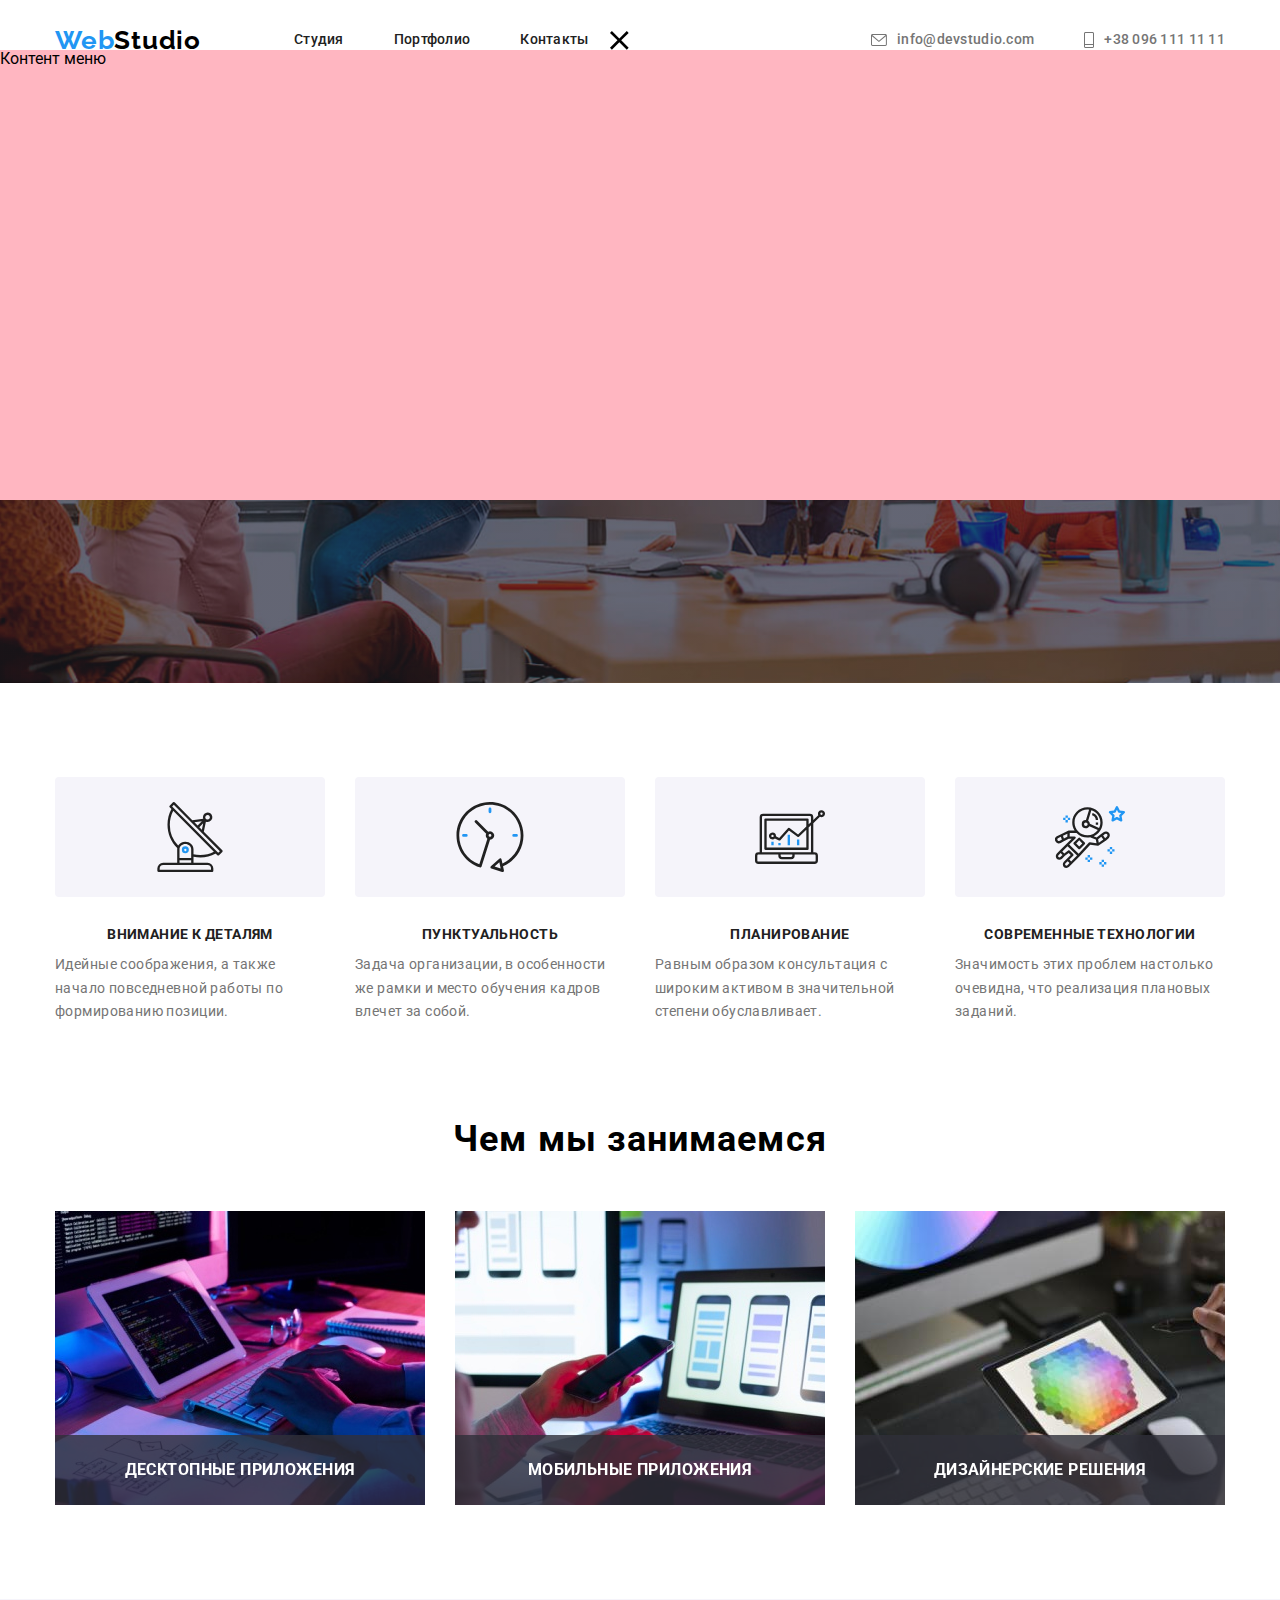
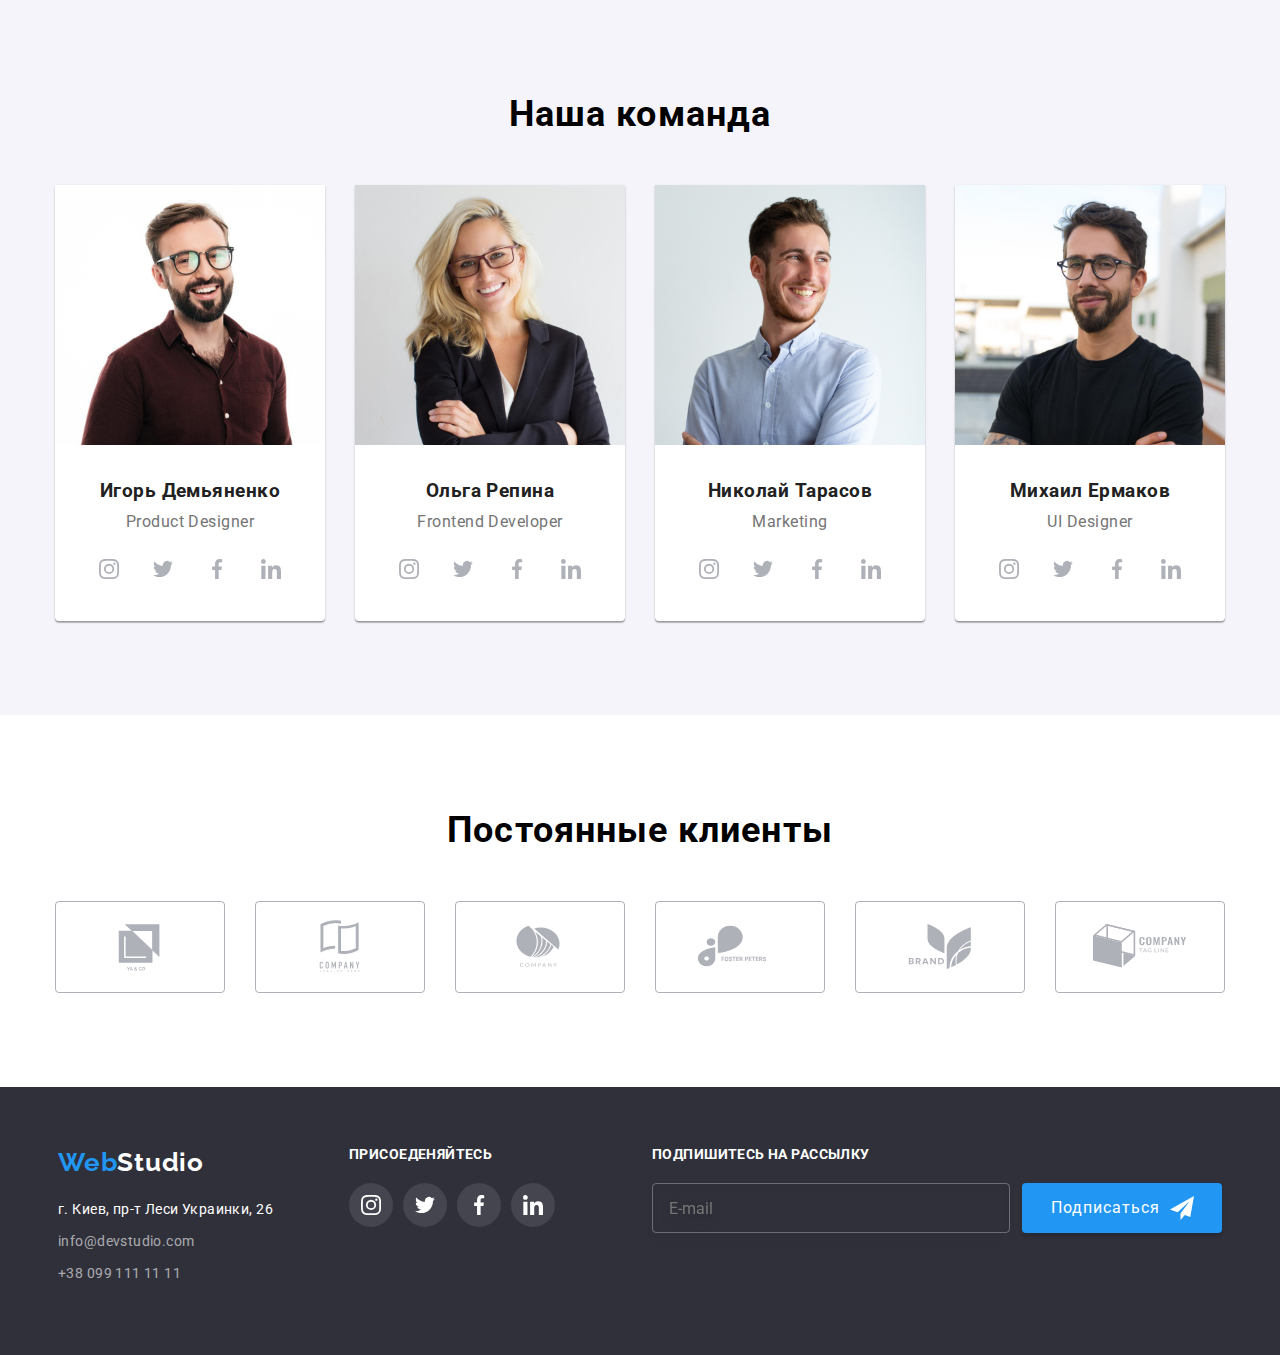
<file: index.html>
<!DOCTYPE html>
<html lang="en">

<head>
    <meta charset="UTF-8">
    <meta http-equiv="X-UA-Compatible" content="IE=edge">
    <meta name="viewport" content="width=device-width, initial-scale=1.0">
    <title>WebStudio</title>
    <link rel="stylesheet" href="./css/main.min.css">
    <link href="https://fonts.googleapis.com/css2?family=Raleway:wght@700&family=Roboto:wght@400;500;700;900&display=swap"
        rel="stylesheet">
    <!--<link rel="stylesheet" href="./css/styles.css">-->
</head>

<body class="modal-open">
    <!--Навигация по сайту-->
    <header class="header">
        <div class="header-container container">
        <nav class="site-nav" >
            <a href="./index.html" class="logo"><span class="logo-blue">Web</span><span class="logo-black">Studio</span></a>
            <ul class="site-nav site-nav__list" >
                <li class="site-nav__item"> <a href="./index.html" class="site-nav__link site-nav__link--current" >Студия</a></li>
                <li class="site-nav__item"> <a href="./portfolio.html" class="site-nav__link" >Портфолио</a></li>
                <li class="site-nav__item"> <a href="#" class="site-nav__link" >Контакты</a></li>
            </ul>
            <button type="button" class="button-mobile is-open"
             data-menu-button>
             <svg
            width="40"
            height="40"
            aria-expanded="true"
            aria-controls="menu-container"
            aria-label="Переключатель мобильного меню">
                <use class="button-mobile__close" href="./images/icons.svg#close_40px"></use>
                <use class="button-mobile__menu" href="./images/icons.svg#menu_24px"></use>
            </svg>
            </button>
        </nav>
        <div class="menu-container is-open" id="menu-container" data-menu>
            Контент меню
        </div>
        <ul class="nav list">
            <li class="nav__item"><a  href="mailto:info@devstudio.com" class="nav__contact "><svg width="10" height="16" class="nav__icon">
                <use href="./images/icons.svg#envelope"></use>
            </svg> info@devstudio.com</a></li>
            <li class="nav__item"><a class="nav__contact " href="tel:+380961111111"><svg  width="16" height="12" class="nav__icon nav__icon--size">
                <use href="./images/icons.svg#phone"></use>
            </svg>+38 096 111 11 11</a></li>
        </ul>
        
        </div>
    </header>
    <main>
        <!--Герой-->
        <section class="hero">
            <h1 class="hero__text">Эффективные решения<br/> для вашего бизнеса</h1>
            <button type="button" class="hero__button" data-modal-open >Заказать услугу</button>
        </section>

        <section class="section">
            <div class="container">
            <!--заголовок который будет скрыт <h2> Наши ценности </h2>-->
            <ul class="list values">
                <li class="values__item">
                    <div class="values__icon">
                        <svg  width="70px" height="70px">
                            <use href="./images/icons.svg#antenna">
                            </use>
                        </svg>
                    </div>
                    <h3 class="values__heading">Внимание к деталям</h3>
                    <p class="values__text">Идейные соображения, а также начало повседневной работы по формированию позиции.</p>
                </li>
                <li class="values__item">
                    <div class="values__icon">
                        <svg  width="70" height="70">
                            <use href="./images/icons.svg#clock" ></use>
                        </svg>
                    </div>
                    <h3 class="values__heading">Пунктуальность</h3>
                    <p class="values__text">Задача организации, в особенности же рамки и место обучения кадров влечет за собой.</p>
                </li>
                <li class="values__item">
                    <div class="values__icon">
                        <svg  width="70" height="70">
                            <use href="./images/icons.svg#diagram" ></use>
                        </svg>
                    </div>
                    <h3 class="values__heading">Планирование</h3>
                    <p class="values__text">Равным образом консультация с широким активом в значительной степени обуславливает.</p>
                </li>
                <li class="values__item">
                    <div class="values__icon">
                        <svg  width="70" height="70">
                            <use href="./images/icons.svg#astronaut"></use>
                        </svg>
                    </div>
                    <h3 class="values__heading">Современные технологии </h3>
                    <p class="values__text">Значимость этих проблем настолько очевидна, что реализация плановых заданий.</p>
                </li>
            </ul>
            </div>
        </section>
        <!--Чем мы занимаемся-->
        <section class="inform">
            <div class="container">
            <h2 class="title">Чем мы занимаемся</h2>
            <ul class="list inform__list">
                <li class="inform__item"> 
                    <div class="inform__link"> <a href="#"><img src="./images/box1.jpg" width="370" alt="Структура проекта">
                    <div class="inform__title"><h3>Десктопные приложения</h3></div></a></div>
                </li>
                <li class="inform__item"> 
                    <div class="inform__link"> <a href="#"><img src="./images/box2.jpg" width="370" alt="Оптимизация">
                    <div class="inform__title"><h3>Мобильные приложения</h3></div></a></div>
                </li>
                <li class="inform__item"> <div class="inform__link"> <a href="#"><img src="./images/box3.jpg" width="370" alt="Дизайн">
                    <div class="inform__title"><h3>Дизайнерские решения</h3></div></a></div></li>
            </ul>
            </div>
        </section>
        <!--Наша команда-->
        <section class="team section">
            <div class="container">
<h2 class="title">Наша команда</h2>
<ul class="list team__list">
    <li class="team__item"><img src="./images/igor.jpg" width="270" alt="Игорь">
       <div class="team__container"><h3 class="team__title">Игорь Демьяненко</h3>
        <p class="team__text">Product Designer</p>
        <div class="card">
            <ul class="card__list list">
                <li><a href="#"  class="card__link"><svg width="20" height="20" class="card__icon">
                    <use href="./images/icons.svg#instagram"></use>
                </svg></a></li>
                <li><a href="#" class="card__link"><svg width="20" height="20" class="card__icon">
                    <use href="./images/icons.svg#twitter"></use>
                </svg></a></li>
                <li><a href="#" class="card__link"><svg width="20" height="20"class="card__icon">
                    <use href="./images/icons.svg#facebook"></use>
                </svg></a></li>
                <li><a href="#" class="card__link"><svg width="20" height="20"class="card__icon">
                    <use href="./images/icons.svg#linkedin"></use>
                </svg></a></li>
            </ul>
        </div>
        </div>
    </li>
    <li class="team__item"><img src="./images/olga.jpg" width="270" alt="Ольга">
    <div class="team__container"> <h3 class="team__title">Ольга Репина</h3>
        <p class="team__text">Frontend Developer</p>
        <div class="card">
            <ul class="card__list list">
                <li><a href="" class="card__link"><svg width="20" height="20" class="card__icon">
                            <use href="./images/icons.svg#instagram"></use>
                        </svg></a></li>
                <li><a href="" class="card__link"><svg width="20" height="20" class="card__icon">
                            <use href="./images/icons.svg#twitter"></use>
                        </svg></a></li>
                <li><a href="" class="card__link"><svg width="20" height="20" class="card__icon">
                            <use href="./images/icons.svg#facebook"></use>
                        </svg></a></li>
                <li><a href="" class="card__link"><svg width="20" height="20" class="card__icon">
                            <use href="./images/icons.svg#linkedin"></use>
                        </svg></a></li>
            </ul>
        </div>
    </div>
    </li>
    <li class="team__item"><img src="./images/tarasov.jpg" width="270" alt="Николай">
    <div class="team__container"> <h3 class="team__title">Николай Тарасов</h3>
        <p class="team__text">Marketing</p>
        <div class="card">
            <ul class="card__list list">
                <li><a href="" class="card__link"><svg width="20" height="20" class="card__icon">
                            <use href="./images/icons.svg#instagram"></use>
                        </svg></a></li>
                <li><a href="" class="card__link"><svg width="20" height="20" class="card__icon">
                            <use href="./images/icons.svg#twitter"></use>
                        </svg></a></li>
                <li><a href="" class="card__link"><svg width="20" height="20" class="card__icon">
                            <use href="./images/icons.svg#facebook"></use>
                        </svg></a></li>
                <li><a href="" class="card__link"><svg width="20" height="20" class="card__icon">
                            <use href="./images/icons.svg#linkedin"></use>
                        </svg></a></li>
            </ul>
        </div>
    </div>
    </li>
    <li class="team__item"><img src="./images/ermakov.jpg" width="270" alt="Михаил">
        <div class="team__container"><h3 class="team__title">Михаил Ермаков</h3>
        <p class="team__text">UI Designer</p>
        <div class="card">
            <ul class="card__list list">
                <li><a href="" class="card__link"><svg width="20" height="20" class="card__icon">
                            <use href="./images/icons.svg#instagram"></use>
                        </svg></a></li>
                <li><a href="" class="card__link"><svg width="20" height="20" class="card__icon">
                            <use href="./images/icons.svg#twitter"></use>
                        </svg></a></li>
                <li><a href="" class="card__link"><svg width="20" height="20" class="card__icon">
                            <use href="./images/icons.svg#facebook"></use>
                        </svg></a></li>
                <li><a href="" class="card__link"><svg width="20" height="20" class="card__icon">
                            <use href="./images/icons.svg#linkedin"></use>
                        </svg></a></li>
            </ul>
        </div>
    </div>
    </li>
</ul>
            </div>
           <!--Постоянные клиенты-->
        </section>
        <section class="section">
            <div class="container">
                <h2 class="title">Постоянные клиенты</h2>
                    <ul class="client list">
                        <li class="client__item"><a href="#" class="client__link">
                            <svg width="106" height="60">
                            <use href="./images/icons.svg#logo-0"></use></svg></a></li>
                        <li class="client__item"><a href="#"class="client__link">
                            <svg width="106" height="60">
                            <use href="./images/icons.svg#logo-1"></use></svg></a></li>
                        <li class="client__item"><a href="#" class="client__link">
                            <svg width="106" height="60">
                            <use href="./images/icons.svg#logo-2"></use></svg></a></li>
                        <li class="client__item"><a href="#" class="client__link">
                            <svg width="106" height="60">
                            <use href="./images/icons.svg#logo-3"></use></svg></a></li>
                        <li class="client__item"><a href="#" class="client__link">
                            <svg width="106" height="60">
                            <use href="./images/icons.svg#logo-4"></use></svg></a></li>
                        <li class="client__item"><a href="#" class="client__link">
                            <svg width="106" height="60">
                            <use href="./images/icons.svg#logo-5"></use></svg></a></li>
                    </ul>
            </div>
        </section>
    </main>
    <!--Футер-->
<footer class="footer">
        <div class="container footer__container">
            <div>
            <a href="./index.html" class="footer__logo"><span class="logo-blue">Web</span><span class="logo-white">Studio</span></a>
        <address>
            <ul class="adress list">
                <li class="adress__item"><a href="#" class="adress__link">г. Киев, пр-т Леси Украинки, 26</a> </li>
                <li class="adress__item"><a href="mailto:info@example.com" class="adress__link adress__link--color">info@devstudio.com</a></li>
                <li class="adress__item"><a href="tel:+380991111111" class="adress__link adress__link--color">+38 099 111 11 11</a></li>
            </ul>
        </address>
        </div>
        <div class="join">
            <h3 class="join__title">Присоеденяйтесь</h3>
        <ul class="join__list list">
            <li><a href="#" class="join__link"><svg width="20" height="20" class="join__icon">
                        <use href="./images/icons.svg#instagram"></use>
                    </svg></a></li>
            <li><a href="#" class="join__link"><svg width="20" height="20" class="join__icon">
                        <use href="./images/icons.svg#twitter"></use>
                    </svg></a></li>
            <li><a href="#" class="join__link"><svg width="20" height="20" class="join__icon">
                        <use href="./images/icons.svg#facebook"></use>
                    </svg></a></li>
            <li><a href="#" class="join__link"><svg width="20" height="20" class="join__icon">
                        <use href="./images/icons.svg#linkedin"></use>
                    </svg></a></li>
        </ul>
        </div>
        <form class="footer-form">
            <h3 class="footer-form__title">Подпишитесь на рассылку</h3>
            <div class="footer-form__box">
            <input type="email" name="mail" placeholder="E-mail" class="footer-form__input"/>
            <button type="submit" class="footer-form__button">Подписаться <svg width="20" height="20" class="footer-form__icon">
                <use href="./images/icons.svg#icon-send-1"></use></svg></button>
            </div>
        </form>
    </div>
      
    </footer>

    <!--модальное окно-->
    <div class="backdrop is-hidden" data-modal>
        <div class="modal">
           <button type="button" class="modal__button" data-modal__button>
            <svg  width="18" height="18" >
            <use href="./images/icons.svg#close-black"></use>
            </svg></button>
            <form class="modal-form">
                <h2 class="modal-form__title">Оставьте свои данные, мы вам перезвоним</h2>
                <div class="modal-form__container">
                    <label for="name" class="modal-form__label">Имя</label>
                    <div class="modal-form__box">
                    <input class="modal-form__input" type="text" name="name" id="name"/>
                    <svg width="18" height="18" class="modal-form__icon">
                    <use href="./images/icons.svg#person-black"></use>
                    </svg>
                    </div>
                
                </div>
                <div class="modal-form__container">
                    <label for="tel" class="modal-form__label">Телефон</label>
                    <div class="modal-form__box">
                    <input class="modal-form__input" type="tel" name="tel" id="tel"/>
                    <svg width="18" height="18" class="modal-form__icon">
                    <use href="./images/icons.svg#phone-black"></use>
                    </svg> 
                    </div>
                </div>
                <div class="modal-form__container">
                    <label for="mail" class="modal-form__label">Почта</label>
                    <div class="modal-form__box">
                    <input class="modal-form__input" type="email" name="mail" id="mail"/>
                    <svg width="18" height="18" class="modal-form__icon">
                    <use href="./images/icons.svg#email-black"></use>
                    </svg>     
                    </div>
                </div>
                <div class="modal-form__container">
                    <label for="comment" class="modal-form__label">Комментарий</label>

                    <textarea class="modal-form__textarea" name="comment" id="comment" cols="" rows="10" placeholder="Введите текст"></textarea> 
                    
                </div>
                <div class="checkbox">
                    <input class="checkbox__input" type="checkbox" name="police" id="police"/>
                    <label for="police" class="checkbox__input">Соглашаюсь с рассылкой и принимаю <a href="" class="checkbox__link">Условия договора</a></label>
                </div>
               
                        <button type="submit" class="modal-form__button">Отправить </button>
                                    
            </form>
        </div>

    </div>
    <script src="./js/modal.js"></script>
    <script src="./js/menu.js"></script>

</body>

</html>
</file>
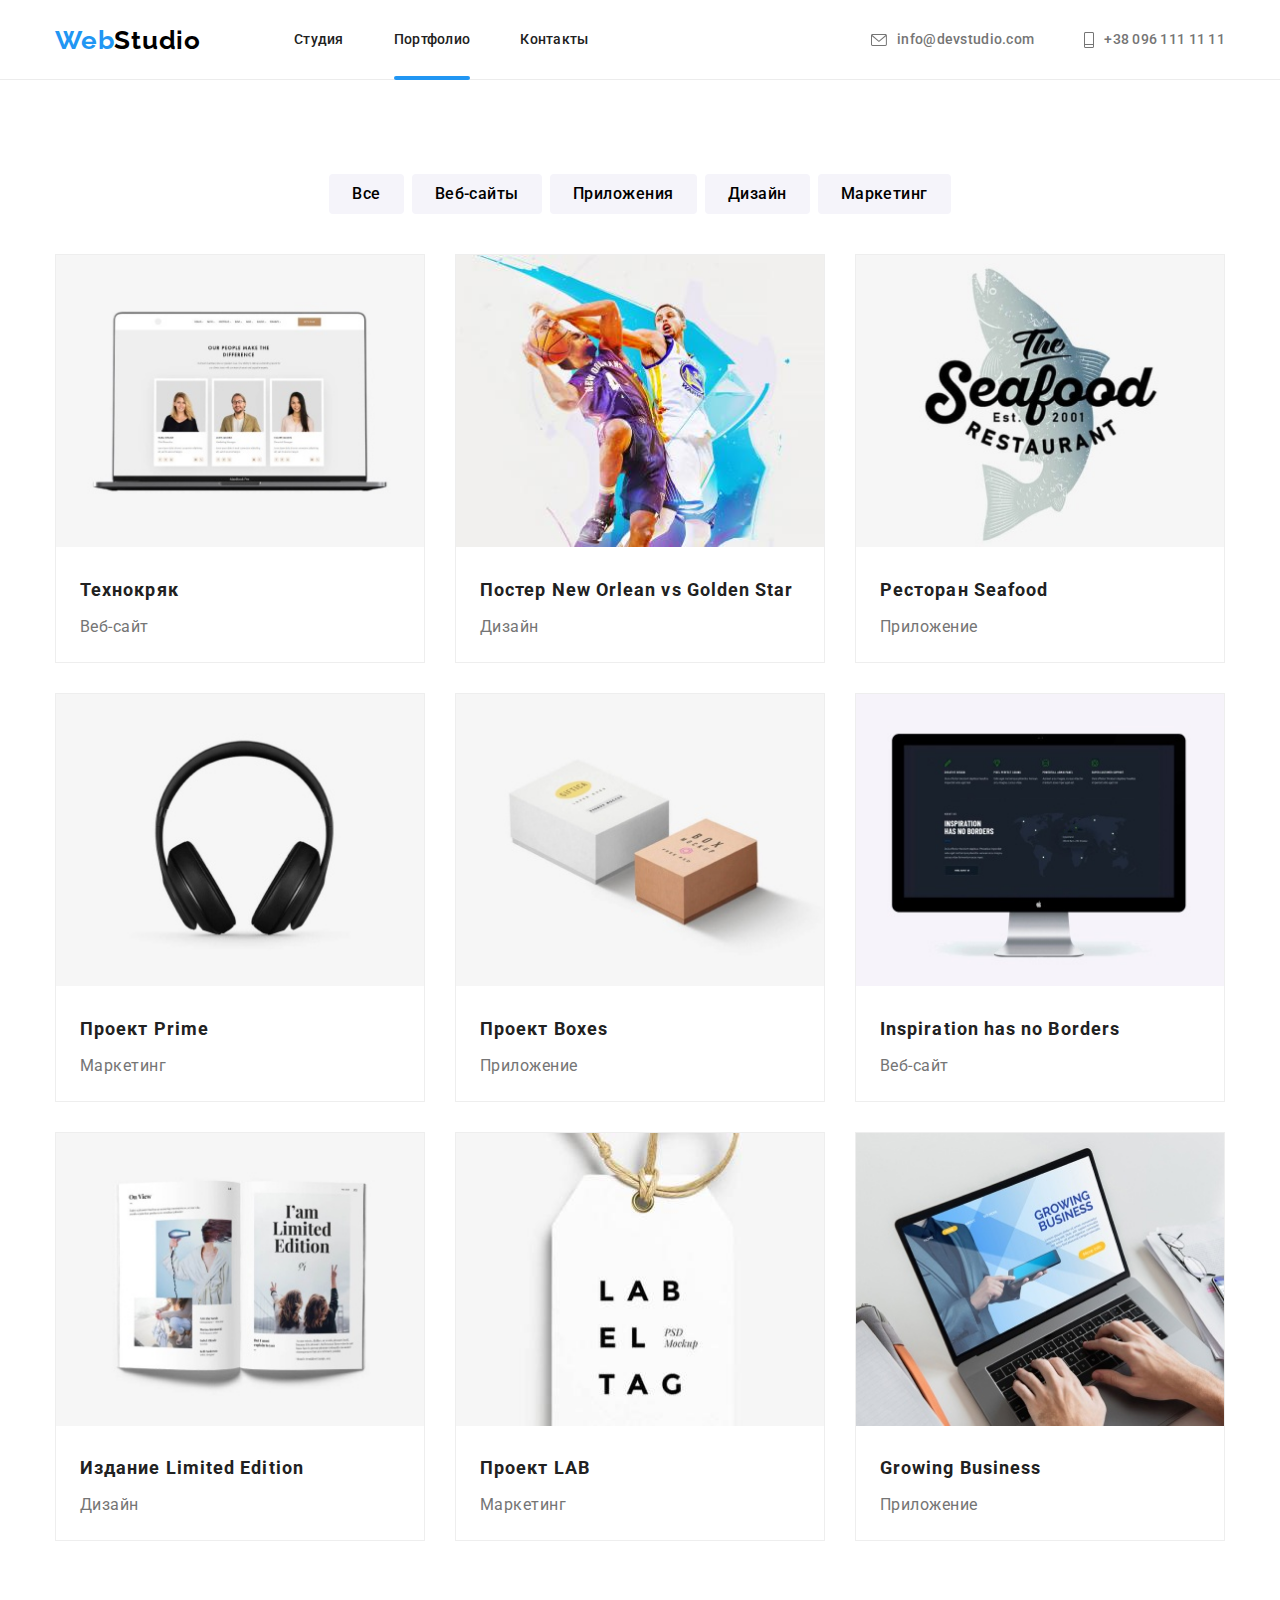
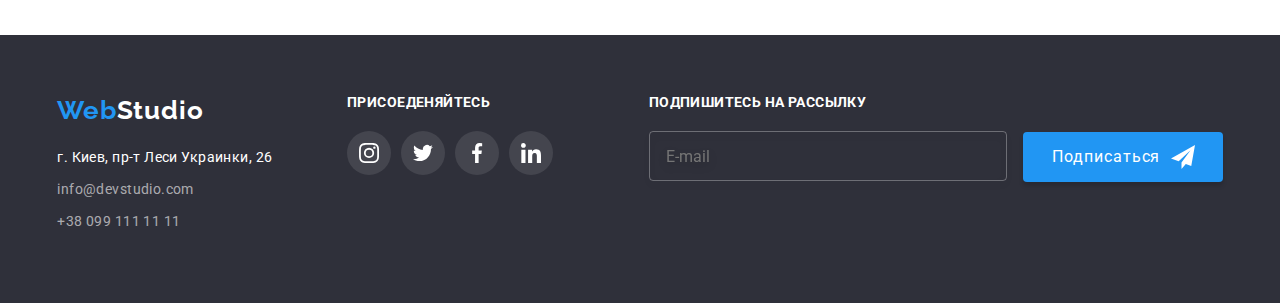
<file: portfolio.html>
<!DOCTYPE html>
<html lang="en">

<head>
    <meta charset="UTF-8">
    <meta http-equiv="X-UA-Compatible" content="IE=edge">
    <meta name="viewport" content="width=device-width, initial-scale=1.0">
    <title>Portfolio</title>
    <link rel="stylesheet" href="./css/main.min.css">
    <link href="https://fonts.googleapis.com/css2?family=Raleway:wght@700&family=Roboto:wght@400;500;700;900&display=swap"
    rel="stylesheet">
     <!--<link rel="stylesheet" href="./css/styles.css">-->
</head>

<body>
                 <!--Шапка сайта-->
    <header class="header">
        <div class="container header-container">
        <nav class="site-nav" >
            <a href="./index.html" class="logo"><span class="logo-blue">Web</span><span class="logo-black">Studio</span></a>
            <ul class="site-nav list" >
                <li class="site-nav__item"> <a href="./index.html" class="site-nav__link" >Студия</a></li>
                <li class="site-nav__item"> <a href="./portfolio.html" class="site-nav__link site-nav__link--current" >Портфолио</a></li>
                <li class="site-nav__item"> <a href="#" class="site-nav__link" >Контакты</a></li>
            </ul>
        </nav>
        <ul class="nav list">
            <li class="nav__item"><a  href="mailto:info@devstudio.com" class="nav__contact "><svg width="10" height="16" class="nav__icon">
                <use href="./images/icons.svg#envelope"></use>
            </svg> info@devstudio.com</a></li>
            <li class="nav__item"><a class="nav__contact " href="tel:+380961111111"><svg  width="16" height="12" class="nav__icon nav__icon--size">
                <use href="./images/icons.svg#phone"></use>
            </svg>+38 096 111 11 11</a></li>
        </ul>
        </div>
    </header>

<main>
    <section class="section">
    <div class="container">
            <!-- <h1> Портфолио работ </h1> -->      
            <ul class="list menu-btn">
            <li class="menu-btn__item"><button type="button" class="menu-btn__button">Все</button></li>
            <li class="menu-btn__item"><button type="button" class="menu-btn__button">Веб-сайты</button></li>
            <li class="menu-btn__item"><button type="button" class="menu-btn__button">Приложения</button></li>
            <li class="menu-btn__item"><button type="button" class="menu-btn__button">Дизайн</button></li>
            <li class="menu-btn__item"><button type="button" class="menu-btn__button">Маркетинг</button></li>
        </ul>

        <ul class="list portfolio">

            <li class="portfolio__item">
                <a href="" class="portfolio__link">
                <div class="thump">
                <img src="./images/technokryak.jpg" width="370" alt="technokryak">
                <p class="thump__text">Технокряк это современная площадка распространения коронавируса. Компании используют эту платформу для цифрового шпионажа и атак на защищённые сервера конкурентов.</p>
                </div></a>
                <div class="project">
                <h2 class="project__title">Технокряк</h2>
                <p class="project__text">Веб-сайт</p></div>
            </li>
            <li class="portfolio__item">
                <a href=""><img src="./images/new-orlean-vs-golden-star.jpg" width="370" alt="New Orlean vs Golden Star"></a>
                <div class="project"><h2 class="project__title">Постер New Orlean vs Golden Star</h2>
                <p class="project__text">Дизайн</p></div>
            </li>
            <li class="portfolio__item">
                <a href=""><img src="./images/seafood.jpg" width="370" alt="Seafood"></a>
                <div class="project"><h2 class="project__title">Ресторан Seafood</h2>
                <p class="project__text">Приложение</p></div>
            </li>
            <li class="portfolio__item">
                <a href=""><img src="./images/prime.jpg" width="370" alt="Prime"></a> 
                <div class="project"><h2 class="project__title">Проект Prime</h2>
                <p class="project__text">Маркетинг</p></div>
            </li>
            <li class="portfolio__item">
                <a href=""><img src="./images/boxes.jpg" width="370" alt="Boxes"></a>
                <div class="project"><h2 class="project__title">Проект Boxes</h2>
                <p class="project__text">Приложение</p></div>
            </li>
            <li class="portfolio__item">
                <a href=""><img src="./images/inspiration-has-no-borders.jpg" width="370" alt="Borders"></a> 
                <div class="project"><h2 class="project__title">Inspiration has no Borders</h2>
                <p class="project__text">Веб-сайт</p></div>
            </li>
            <li class="portfolio__item">
                <a href=""><img src="./images/limited-edition.jpg" width="370" alt="Limited Edition"></a>
                <div class="project"><h2 class="project__title">Издание Limited Edition</h2>
                <p class="project__text">Дизайн</p></div>
            </li>
            <li class="portfolio__item">
                <a href=""><img src="./images/lab.jpg" width="370" alt="LAB"></a>
                <div class="project"><h2 class="project__title">Проект LAB</h2>
                <p class="project__text">Маркетинг</p></div>
            </li>
            <li class="portfolio__item">
                <a href=""><img src="./images/growing-business.jpg" width="370" alt="Business"></a>
                <div class="project"><h2 class="project__title">Growing Business</h2>
                <p class="project__text">Приложение</p></div>
            </li>
        </ul>
        </div>
    </section>
    </main>

    <!--Футер-->
    <footer class="footer">
        <div class="container footer__container">
            <div>
            <a href="./index.html" class="footer__logo"><span class="logo-blue">Web</span><span class="logo-white">Studio</span></a>
        <address>
            <ul class="adress list">
                <li class="adress__item"><a href="#" class="adress__link">г. Киев, пр-т Леси Украинки, 26</a> </li>
                <li class="adress__item"><a href="mailto:info@example.com" class="adress__link adress__link--color">info@devstudio.com</a></li>
                <li class="adress__item"><a href="tel:+380991111111" class="adress__link adress__link--color">+38 099 111 11 11</a></li>
            </ul>
        </address>
        </div>
        <div class="join">
            <h3 class="join__title">Присоеденяйтесь</h3>
        <ul class="join__list list">
            <li><a href="#" class="join__link"><svg width="20" height="20" class="join__icon">
                        <use href="./images/icons.svg#instagram"></use>
                    </svg></a></li>
            <li><a href="#" class="join__link"><svg width="20" height="20" class="join__icon">
                        <use href="./images/icons.svg#twitter"></use>
                    </svg></a></li>
            <li><a href="#" class="join__link"><svg width="20" height="20" class="join__icon">
                        <use href="./images/icons.svg#facebook"></use>
                    </svg></a></li>
            <li><a href="#" class="join__link"><svg width="20" height="20" class="join__icon">
                        <use href="./images/icons.svg#linkedin"></use>
                    </svg></a></li>
        </ul>
        </div>
        <form class="footer-form">
            <h3 class="footer-form__title">Подпишитесь на рассылку</h3>
            <div>
            <input type="email" name="mail" placeholder="E-mail" class="footer-form__input"/>
            <button type="submit" class="footer-form__button">Подписаться <svg width="20" height="20" class="footer-form__icon">
                <use href="./images/icons.svg#icon-send-1"></use></svg></button>
            </div>
        </form>
    </div>
      
    </footer>
</body>

</html>
</file>
<file: css/styles.css>
/*Стили для index.html*/

:root {
  --primary-text-color: #757575; /*цвет основного текста*/
  --title-text-color: #212121; /*вторичный цвет заголовка*/
  --accent-color: #2196f3; /*акцент*/
  --white-color: #ffffff; /*белый цвет*/
  --timing-tunction: cubic-bezier(0.4, 0, 0.2, 1)
}

body {
  font-family: Roboto, sans-serif;
  background-color: var(--white-color);
  color: var(--primary-text-color);
}
/*Обнуление отступов заголовков и параграфов*/
h1,h2,h3,p {
  margin-top: 0;
  margin-bottom: 0;}
/*часто используется*/
.container {
  width: 1200px;
  padding: 0 15px;
  margin-top: 0;
  margin-bottom: 0;
  margin-left: auto;
  margin-right: auto;}

.section {
  padding-bottom: 94px;
  padding-top: 94px;}
.list{
  padding: 0;
  margin: 0;
  list-style: none;}

               /*Навигация по сайту*/
/* Page header*/
.header {
  border-bottom: 1px solid #ececec;}

.header-container,
.logo {
  display: flex;
  align-items: center;}
/*Логотип*/
.logo {
  margin-right: 93px;
  font-family: Raleway;
  font-weight: bold;
  font-size: 26px;
  line-height: 1.19; /* 31/26=1.19 */
  letter-spacing: 0.03em;}

.logo-blue {
  color: var(--accent-color);}
.logo-black {
  color: #000000;}
.logo-white {
  color: var(--white-color);}

.site-nav {
  display: flex;
  margin: 0 0 0 0;}
.site-nav__list  {
  padding: 0;
  margin: 0;
  list-style: none;}
.site-nav__link {
  display: block;
  padding-top: 32px;
  padding-bottom: 32px;
  font-weight: 500;
  position: relative;
   color: currentColor;
  font-size: 14px;
  line-height: 1.14;
  letter-spacing: 0.02em;
  color: var(--title-text-color);
  transition: color 250ms var(--timing-tunction); }
.site-nav .site-nav__item {
  margin-right: 50px;}
.site-nav a {
  color: var(--title-text-color);
  text-decoration: none;}
.site-nav__link--current:after {
  border-radius: 2px;
  content: "";
  position: absolute;
  display: block;
  width: 100%;
  height: 4px;
  left: 0;
  bottom: 0;
  background-color: #2196F3;}
.site-nav :last-child {
    margin-right: 0;}
.site-nav__link:hover,
.site-nav__link:focus {
   color: var(--accent-color);}
.site-nav__link.site-nav__link--current {
   color: var(--accent-color);}

.nav {
  display: flex;
  margin-left: auto;}
.nav .nav__item + .nav__item {
  margin-left: 50px;}
.nav__contact {
  display: flex;
  align-items: center;
  text-align: center;
  justify-content: center;
  color: var(--primary-text-color);
  font-weight: 500;
  font-size: 14px;
  line-height: 1.14;
  letter-spacing: 0.02em;
  text-decoration: none;
  transition: color 250ms var(--timing-tunction);
  fill: var(--primary-text-color);}
.nav__contact:hover,
.nav__contact:focus {
  color: var(--accent-color);
  fill: var(--accent-color);}
.nav__icon {
  margin-right: 10px;
  width: 16px;
  height: 12px;}
.nav__icon--size{
  width: 10px;
  height: 16px;}
.nav__icon:hover,
.nav__icon:focus {fill: var(--accent-color);}

                 /*Секция-герой*/
.hero {
  background-image: linear-gradient(to right, rgba(47, 48, 58, 0.4), rgba(47, 48, 58, 0.4)),
    url(../images/img-hero.jpg);
  max-width: 1600px;
  margin-left: auto;
  margin-right: auto;
  background-repeat: no-repeat;
  background-position: center;
  background-size: cover;
  padding: 200px 0 200px 0;
  background-color: #2f303a;
  text-align: center;
}
.hero__text {
  margin-bottom: 30px;
  font-weight: 900;
  font-size: 44px;
  line-height: 1.37;
  text-align: center;
  text-transform: uppercase;
  letter-spacing: 0.06em;
  color: var(--white-color);
}
/*Главная кнопка*/
.hero__button {
  padding: 10px 32px;
  min-width: 200px;
  border: 1px solid transparent;
  border-radius: 4px;
  cursor: pointer;
  font-weight: bold;
  font-size: 16px;
  line-height: 1.88;
  letter-spacing: 0.06em;
  color: var(--white-color);
  background-color: var(--accent-color);
}

                        /*Наши ценности*/

.values {
  display: flex;}
.values .values__item + .values__item {
  margin-left: 30px;}
.values__item {
    width: 270px; }
.values__heading{
  margin-top: 0;
  margin-bottom: 10px;
  font-weight: bold;
  font-size: 14px;
  line-height: 1.14;
  text-transform: uppercase;
  letter-spacing: 0.03em;
  color: var(--title-text-color);
}
.values__icon {
  display: flex;
  align-items: center;
  justify-content: center;
  width: 270px;
  height: 120px;
  background-color: #f5f4fa;
  margin-bottom: 30px;
}
.values__text {
  margin-top: 0;
  margin-bottom: 0;
  font-weight: normal;
  font-size: 14px;
  line-height: 1.71;
  letter-spacing: 0.03em;
  color: var(--primary-text-color);
}
/*Чем мы занимаемся*/
.inform {
  padding-bottom: 94px;
}
.inform__list {
  display: flex;}
.inform__list .inform__item + .inform__item {
  margin-left: 30px;}
.inform__link {
  position: relative;
}
.inform__link img {
display: block;}
.inform__title {
position: absolute;
bottom: 0;
width: 100%;
background: rgba(47, 48, 58, 0.8);
font-size: 14px;
line-height: 16px;
text-align: center;
letter-spacing: 0.03em;
text-transform: uppercase;
justify-content: center;
display: flex;
align-items: center;
padding: 27px 0 27px 0;
color: #FFFFFF;}
.title {
  margin-bottom: 50px;
  font-weight: bold;
  font-size: 36px;
  line-height: 1.17;
  text-align: center;
  letter-spacing: 0.03em;
  color: var(--title-text-color);}

                         /*Наша команда*/

.team {
  background-color: #f5f4fa;}
.team__list{
  display: flex;
  background-color: var(--white-color);}
.team__list .team__item + .team__item {
  margin-left: 30px;}
.team__container {
  margin-top: 0;
  margin-bottom: 0;
  margin-bottom: 4px;
  text-align: center;
  font-weight: 500;
  font-size: 16px;
  line-height: 1.19;
  letter-spacing: 0.03em;
  color: var(--title-text-color);
  padding: 30px 0 30px 0;}
.team__text {
  margin-top: 0;
  margin-bottom: 0;
  text-align: center;
  font-weight: normal;
  font-size: 16px;
  line-height: 1.19;
  letter-spacing: 0.03em;
  color: var(--primary-text-color);}
.team__item {
  box-shadow: 0px 1px 3px rgba(0, 0, 0, 0.12), 0px 1px 1px rgba(0, 0, 0, 0.14),
    0px 2px 1px rgba(0, 0, 0, 0.2);
  border-radius: 0px 0px 4px 4px;
}
.card {
  align-items: center;
  width: 206px;
  height: 44px;
  text-align: center;
  justify-content: center;
  margin: 16px 32px 0px 32px;
}
.card__list {
  display: flex;
  cursor: pointer;
  fill: var(--white-color);
}
.card__list li + li {
  margin-left: 10px;
}
.card__link {
  fill: #afb1b8;
  display: flex;
  width: 44px;
  height: 44px;
  border-radius: 50%;
  background-color: var(--white-color);
  align-items: center;
  justify-content: center;
}
.card__icon {
  color: currentColor;
  transition:250ms var(--timing-tunction);
}
.card__icon:hover,
.card__icon:focus {
  background-color: var(--accent-color);
  fill: var(--white-color);
}
.card__link:hover,
.card__link:focus {
  fill: var(--white-color);
  background-color: var(--accent-color);
}
                    /*Постоянные клиенты*/

.client {
  display: flex;
  text-align: center;
  justify-content: center;
}
.client__link {
  display: flex;
  align-items: center;
  justify-content: center;
  width: 170px;
  height: 92px;
  border: 1px solid #afb1b8;
  box-sizing: border-box;
  border-radius: 4px;
  fill: #afb1b8;
  transition:250ms var(--timing-tunction);
}
.client__link:hover,
.client__link:focus {
  fill: var(--accent-color);
  border: 1px solid var(--accent-color);
}
.client li + li {
  margin-left: 30px;}

                          /*Футер*/
.footer {
  padding: 60px 0 60px 0;
  background-color: #2f303a;}
.footer__container {
  display: flex;}
.footer__logo {
  display: block;
  margin-bottom: 20px;
  font-family: Raleway;
  font-weight: bold;
  font-size: 26px;
  line-height: 1.19;
  letter-spacing: 0.03em;
  text-decoration: none;}

.adress {
  font-style: normal;}
.adress :last-child {
  padding-bottom: 0;}
.adress__item {
  margin-bottom: 9px;}
.adress__link{
  font-weight: 400;
  font-size: 14px;
  line-height: 1.7;
  letter-spacing: 0.03em;
  color: var(--white-color);
  text-decoration: none;}
.adress__link--color {
  color: rgba(255, 255, 255, 0.6);}
.adress__link--color:hover,
.adress__link--color:focus {
  color: var(--accent-color);}
 /*присоединяйтесь*/
 .join {
  align-items: center;
  justify-content: center;
  margin: 0 0 95px 83px;
  width: 206px;
  height: 44px;}
.join__title {
  font-size: 14px;
  line-height: 1.14;
  letter-spacing: 0.03em;
  text-transform: uppercase;
  color: var(--white-color);}
.join__list {
  margin-top: 20px;
  display: flex;
  cursor: pointer;
  fill: var(--white-color);}
.join__link {
  display: flex;
  width: 44px;
  height: 44px;
  border-radius: 50%;
  background-color: var(--white-color);
  align-items: center;
  justify-content: center;
  background: rgba(255, 255, 255, 0.1);
  transition: background-color 250ms var(--timing-tunction);}
.join__link:hover,
.join__link:focus {
  background-color: var(--accent-color);}
.join__icon {
  fill: var(--white-color);}
.join__list li + li {
  margin-left: 10px;}
  /*кнопка подписаться*/
.footer-form{
  margin-left: 91px;}
.footer-form__title{
  font-size: 14px;
  line-height: 1.14;
  letter-spacing: 0.03em;
  text-transform: uppercase;
  color: #FFFFFF;
  margin-bottom: 20px;}
.footer-form__input{
  width: 358px;
  height: 50px;
  background-color: transparent;
  border: 1px solid rgba(255, 255, 255, 0.3);
  box-sizing: border-box;
  filter: drop-shadow(0px 4px 4px rgba(0, 0, 0, 0.15));
  border-radius: 4px;
  padding: 15px 0 15px 16px;}
.footer-form__button{
  position: relative;
  width: 200px;
  height: 50px;
  font-size: 16px;
  line-height: 1.87;
  letter-spacing: 0.06em;
  color: #FFFFFF;
  background: #2196F3;
  box-shadow: 0px 4px 4px rgba(0, 0, 0, 0.15);
  border-radius: 4px;
  margin-left: 12px;
  cursor: pointer;
  border: none;
  padding: 10px 62px 10px 29px;
  }
.footer-form__icon {
  position: absolute;
  width: 24px;
  height: 24px;
  top: 50%;
  right: 28px;
  transform: translateY(-50%);
  margin-left: 10px;
  fill: var(--white-color);}
 

/*/////////////////////////////////////////////*/


                   /*модальное окно*/
.backdrop{
  position: fixed;
  top: 0;
  left: 0;
  width: 100%;
  height: 100%;
  background: rgba(0, 0, 0, 0.2);
  opacity: 1;
  transition: opacity 250ms var(--timing-tunction); }
.modal{
  position: absolute;
  top: 50%;
  left: 50%;
  transform: translate(-50%, -50%);
  width: 528px;
  height: 581px;
  background-color: var(--white-color);
  padding: 40px;}
.modal__button {
  position: absolute;
  top: 8px;
  right: 8px;
  width: 30px;
  height: 30px;
  border-radius: 50%;
  background: #FFFFFF;
  border: 1px solid rgba(0, 0, 0, 0.1);
  cursor: pointer;
  display: flex;
  align-items: center;
  justify-content: center;
  cursor: pointer; }
.modal__button:hover,
.modal__button:focus{
  fill: #2196F3;}
.is-hidden {
  opacity: 0;
  pointer-events: none;
}
/*форма*/
.modal-form{
    display: flex;
    flex-direction: column;
}
.modal-form__title{
    font-size: 20px;
    line-height: 23px;
    text-align: center;
    letter-spacing: 0.03em;
    color: #212121;
    margin-bottom: 12px;}
.modal-form__container {
  margin-bottom: 10px;
  display: flex;
  flex-direction: column;}
.modal-form__label {
  margin-bottom: 4px;
  font-size: 12px;
  line-height: 1.17;
  letter-spacing: 0.01em;
  color: #757575;}
.modal-form__box{
  position: relative;}
.modal-form__icon{
  position: absolute;
  top: 50%;
  left: 12px;
  transform: translateY(-50%);}
.modal-form__textarea {
  width: 100%;
  height: 120px;
  border: 1px solid rgba(33, 33, 33, 0.2);
  border-radius: 4px;
  resize: none;
  outline: none;
  cursor: pointer;
  padding: 12px 16px;
  font-weight: normal;
  font-size: 12px;
  line-height: 1.166;
  letter-spacing: 0.01em;
  margin-top: 4px;
  transition: 250ms cubic-bezier(0.4, 0, 0.2, 1);}
.modal-form__input{
    width: 100%;
    height: 40px;
    border: 1px solid rgba(33, 33, 33, 0.2);
    border-radius: 4px;
    outline: none;
    cursor: pointer;
    padding-left: 42px;
    transition: 250ms cubic-bezier(0.4, 0, 0.2, 1);
    font-weight: normal;
    font-size: 12px;
    line-height: 1.166;
    letter-spacing: 0.01em;
    margin-top: 4px;}
.checkbox{
    margin-top: 20px;
    margin-bottom: 30px;}
.checkbox__input{
    font-size: 14px;
    line-height: 1.71;
    letter-spacing: 0.03em;
    color: #757575;
    width: 16px;
    height: 15px;}
.modal-form__button{
    position: absolute;
    bottom: 0;
    left: 50%;
    border: none;
    transform: translateX(-50%);
    font-size: 16px;
    line-height: 1.87;
    display: flex;
    justify-content: center;
    align-items: center;
    letter-spacing: 0.06em;
    padding: 10px 55px 10px 56px;
    color: #FFFFFF;
    background: #188CE8;
    box-shadow: 0px 4px 4px rgba(0, 0, 0, 0.15);
    border-radius: 4px;
    cursor: pointer;
    margin-bottom: 40px;}
.modal-form__input:focus {
    border: 1px solid #2196F3;
    border-radius: 4px;}
.modal-form .modal-form__input:focus +.modal-form__icon{
     fill: #2196F3;}
.modal-form__textarea:focus {
    border-color: var(--accent-color);}
.modal-form__textarea::placeholder {
    color: rgba(117, 117, 117, 0.5);}
    /*Стили для portfolio.html*/

                                    /*Портфолио работ*/
/*Меню кнопок*/
.menu-btn {
  display: flex;
  justify-content: center;
  margin-bottom: 50px;}
.menu-btn .menu-btn__item + .menu-btn__item {
  margin-left: 8px;}
.menu-btn__item:hover {
  box-shadow: 0px 3px 1px rgba(0, 0, 0, 0.1), 0px 1px 2px rgba(0, 0, 0, 0.08),
    0px 2px 2px rgba(0, 0, 0, 0.12);
  border-radius: 4px;}
.menu-btn__button{
  min-width: 73px;
  border: 1px solid transparent;
  border-radius: 4px;
  padding: 6px 22px;
  cursor: pointer;
  font-weight: 500;
  font-size: 16px;
  line-height: 1.62;
  text-align: center;
  letter-spacing: 0.03em;
  color: var(--title-text-color);
  background-color: #f5f4fa;
  transition: 250ms var(--timing-tunction);
  }
.menu-btn__button:hover,
.menu-btn__button:focus {
  color: var(--white-color);
  background-color: var(--accent-color);}
/*portfolio*/
.portfolio {
  display: flex;
  flex-wrap: wrap;}
.portfolio__item {
  margin-right: 30px;
  margin-bottom: 30px;
  width: 370px;
  border: 1px solid #eeeeee;
  box-sizing: border-box;} 
.portfolio__item:nth-child(3n) {
  margin-right: 0;}
.portfolio__item:nth-last-child(-n + 3) {
  margin-bottom: 0;
  }
.portfolio__item:hover .thump__text{transform: translateY(0);}
.portfolio__item:hover {
  border: 1px solid #eeeeee;
  box-sizing: border-box;
  box-shadow: 0px 1px 1px rgba(0, 0, 0, 0.12), 0px 4px 4px rgba(0, 0, 0, 0.06),
  1px 4px 6px rgba(0, 0, 0, 0.16);}
.thump{
  position: relative;
  overflow: hidden;}
.thump__text{
  position: absolute;
  transform: translateY(100%);
  width: 100%;
  height: 100%;
  top: 0;
  background-color: rgba(33, 150, 243, 0.9);
  transition: transform 250ms var(--timing-tunction);
  padding: 63px 24px;
  margin: 0;
  color: var(--white-color);
  font-size: 18px;
  line-height: 1.56;
  }
.project {
  padding: 20px 24px;}
.project__title {
  margin-bottom: 4px;
  font-style: normal;
  font-weight: 700;
  font-size: 18px;
  line-height: 2;
  letter-spacing: 0.06em;
  color: var(--title-text-color);
}
.project__text {
  font-style: normal;
  font-weight: 400;
  font-size: 16px;
  line-height: 1.9;
  letter-spacing: 0.03em;
  color: var(--primary-text-color);
}
</file>
<file: css/main.min.css>
/*! modern-normalize v1.1.0 | MIT License | https://github.com/sindresorhus/modern-normalize */*,::before,::after{-webkit-box-sizing:border-box;box-sizing:border-box}html{line-height:1.15;-webkit-text-size-adjust:100%;-moz-tab-size:4;-o-tab-size:4;tab-size:4}body{margin:0;font-family:system-ui,-apple-system,"Segoe UI",Roboto,Helvetica,Arial,sans-serif,"Apple Color Emoji","Segoe UI Emoji"}hr{height:0;color:inherit}abbr[title]{-webkit-text-decoration:underline dotted;text-decoration:underline dotted}b,strong{font-weight:bolder}code,kbd,samp,pre{font-family:ui-monospace, SFMono-Regular, Consolas, 'Liberation Mono', Menlo, monospace;font-size:1em}small{font-size:80%}sub,sup{font-size:75%;line-height:0;position:relative;vertical-align:baseline}sub{bottom:-0.25em}sup{top:-0.5em}table{text-indent:0;border-color:inherit}button,input,optgroup,select,textarea{font-family:inherit;font-size:100%;line-height:1.15;margin:0}button,select{text-transform:none}button,[type='button'],[type='reset'],[type='submit']{-webkit-appearance:button}::-moz-focus-inner{border-style:none;padding:0}:-moz-focusring{outline:1px dotted ButtonText}:-moz-ui-invalid{box-shadow:none}legend{padding:0}progress{vertical-align:baseline}::-webkit-inner-spin-button,::-webkit-outer-spin-button{height:auto}[type='search']{-webkit-appearance:textfield;outline-offset:-2px}::-webkit-search-decoration{-webkit-appearance:none}::-webkit-file-upload-button{-webkit-appearance:button;font:inherit}summary{display:list-item}body{font-family:Roboto, sans-serif;background-color:var(--white-color);color:var(--primary-text-color)}body.modal-open{overflow:hidden}h1,h2,h3,p{margin-top:0;margin-bottom:0}.container{padding:0 15px;margin-left:auto;margin-right:auto}@media screen and (min-width: 480px){.container{width:480px}}@media screen and (min-width: 768px){.container{width:768px}}@media screen and (min-width: 1200px){.container{width:1200px}}.section{padding-bottom:60px;padding-top:60px}@media screen and (min-width: 1200px){.section{padding-bottom:94px;padding-top:94px}}.list{padding:0;margin:0;list-style:none}.title{font-weight:bold;font-size:28px;line-height:1.18;text-align:center;letter-spacing:0.03em;color:var(--title-text-color);margin-bottom:30px}@media screen and (min-width: 1200px){.title{margin-bottom:50px;font-size:36px;line-height:1.18}}.header{border-bottom:1px solid #ececec;height:60px}@media screen and (min-width: 768px){.header{height:80px}}.header-container{position:relative}@media screen and (min-width: 768px){.header-container{display:-webkit-box;display:-ms-flexbox;display:flex;-webkit-box-align:center;-ms-flex-align:center;align-items:center}}.logo{display:inline-block;padding-top:16px;padding-bottom:16px;color:#212121;font-family:Raleway;font-weight:bold;font-size:24px;line-height:1.17;letter-spacing:0.03em;text-decoration:none}.logo-blue{color:#2196f3}.logo-black{color:#000000}.logo-white{color:#fff}@media screen and (min-width: 768px){.logo{margin-right:88px}}@media screen and (min-width: 1200px){.logo{margin-right:93px;font-weight:bold;font-size:26px;line-height:1.19;display:-webkit-box;display:-ms-flexbox;display:flex;-webkit-box-align:center;-ms-flex-align:center;align-items:center}}.site-nav{position:relative}@media screen and (min-width: 768px){.site-nav{display:-webkit-box;display:-ms-flexbox;display:flex;margin:0}.site-nav:last-child{margin-right:0}}@media screen and (min-width: 768px) and (min-width: 1200px){.site-nav:last-child{margin-right:0}}.site-nav__list{display:none;padding:0;margin:0;list-style:none}@media screen and (min-width: 768px){.site-nav__list{display:-webkit-box;display:-ms-flexbox;display:flex}}.site-nav__link{display:block;padding-top:32px;padding-bottom:32px;font-weight:500;color:currentColor;font-size:14px;line-height:1.14;letter-spacing:0.02em;color:#212121;-webkit-transition:color 250ms cubic-bezier(0.4, 0, 0.2, 1);transition:color 250ms cubic-bezier(0.4, 0, 0.2, 1)}.site-nav__link:hover,.site-nav__link:focus{color:#2196f3}@media screen and (min-width: 768px){.site-nav__link{position:relative}}@media screen and (min-width: 1200px){.site-nav .site-nav__item{margin-right:50px}}@media screen and (min-width: 768px){.site-nav__item:not(:last-child){margin-right:50px}}.site-nav a{color:#212121;text-decoration:none}.site-nav__link--current:after{border-radius:2px;content:"";display:block;width:100%;height:4px;left:0;bottom:0;background-color:#2196F3}@media screen and (min-width: 768px){.site-nav__link--current:after{position:absolute;margin-top:30px}}@media screen and (min-width: 1200px){.site-nav__link--current:after{margin:0}}.nav{display:none}@media screen and (min-width: 768px){.nav{display:-webkit-box;display:-ms-flexbox;display:flex;-ms-flex-wrap:wrap;flex-wrap:wrap;margin-left:auto;margin-left:84px}}@media screen and (min-width: 1200px){.nav{display:-webkit-box;display:-ms-flexbox;display:flex;margin-left:auto}}@media screen and (min-width: 768px){.nav .nav__item+.nav__item{margin-top:10px}}@media screen and (min-width: 1200px){.nav .nav__item+.nav__item{margin:0;margin-left:50px}}.nav__contact{display:-webkit-box;display:-ms-flexbox;display:flex;-webkit-box-align:center;-ms-flex-align:center;align-items:center;text-align:center;-webkit-box-pack:center;-ms-flex-pack:center;justify-content:center;color:#757575;font-weight:500;font-size:14px;line-height:1.14;letter-spacing:0.02em;text-decoration:none;-webkit-transition:color 250ms cubic-bezier(0.4, 0, 0.2, 1);transition:color 250ms cubic-bezier(0.4, 0, 0.2, 1);fill:#757575}.nav__contact:hover,.nav__contact:focus{color:#2196f3;fill:#2196f3}.nav__icon{margin-right:10px;width:16px;height:12px}.nav__icon:hover,.nav__icon:focus{fill:#2196f3}.nav__icon--size{width:10px;height:16px}.hero{background-image:-webkit-gradient(linear, left top, right top, from(rgba(47,48,58,0.4)), to(rgba(47,48,58,0.4))),url(../images/img-hero.jpg);background-image:linear-gradient(to right, rgba(47,48,58,0.4), rgba(47,48,58,0.4)),url(../images/img-hero.jpg);background-repeat:no-repeat;background-position:center;background-size:cover;background-color:#2f303a;text-align:center;max-width:1600px;margin-left:auto;margin-right:auto;padding-top:118px;padding-bottom:118px}@media screen and (min-width: 1200px){.hero{padding:200px 0 200px 0}}.hero__text{margin-bottom:30px;font-weight:900;font-size:26px;line-height:1.62;text-align:center;text-transform:uppercase;letter-spacing:0.06em;color:#fff}@media screen and (min-width: 1200px){.hero__text{font-size:44px;line-height:1.37}}.hero__button{padding:10px 32px;min-width:200px;border:1px solid transparent;border-radius:4px;cursor:pointer;font-weight:bold;font-size:16px;line-height:1.88;letter-spacing:0.06em;color:#fff;background-color:#2196f3}@media screen and (min-width: 768px){.values{display:-webkit-box;display:-ms-flexbox;display:flex;-ms-flex-wrap:wrap;flex-wrap:wrap;margin-left:-30px;margin-top:-30px}}@media screen and (min-width: 1200px){.values{-ms-flex-wrap:nowrap;flex-wrap:nowrap;margin:0}}@media screen and (min-width: 768px){.values__item{margin-left:30px;margin-top:30px;width:calc(100% / 2 - 30px)}}@media screen and (min-width: 1200px){.values__item{width:270px;margin:0}.values .values__item+.values__item{margin-left:30px}}.values__item:not(:last-child){margin-bottom:30px}@media screen and (min-width: 1200px){.values__item:not(:last-child){margin-bottom:0}}.values__heading{font-weight:bold;font-size:14px;line-height:1.14;text-transform:uppercase;letter-spacing:0.03em;color:#212121;text-align:center}@media screen and (min-width: 1200px){.values__heading{margin-top:0;margin-bottom:10px}}.values__icon{border-radius:4px;display:-webkit-box;display:-ms-flexbox;display:flex;-webkit-box-align:center;-ms-flex-align:center;align-items:center;-webkit-box-pack:center;-ms-flex-pack:center;justify-content:center;height:120px;background-color:#f5f4fa;border-radius:4px;margin-bottom:30px}.values__text{margin-top:10px;font-weight:normal;font-size:14px;line-height:1.71;letter-spacing:0.03em;color:#757575}@media screen and (min-width: 1200px){.values__text{margin-top:0;margin-bottom:0}}.inform{display:none}@media screen and (min-width: 1200px){.inform{display:-webkit-box;display:-ms-flexbox;display:flex;padding-bottom:94px}}@media screen and (min-width: 1200px){.inform__list{display:-webkit-box;display:-ms-flexbox;display:flex}}@media screen and (min-width: 1200px){.inform__list .inform__item+.inform__item{margin-left:30px}}@media screen and (min-width: 1200px){.inform__link{position:relative}}@media screen and (min-width: 1200px){.inform__link img{display:block}}.inform__title{bottom:0;width:100%;background:rgba(47,48,58,0.8);font-size:14px;line-height:16px;text-align:center;letter-spacing:0.03em;text-transform:uppercase;-webkit-box-pack:center;-ms-flex-pack:center;justify-content:center;display:-webkit-box;display:-ms-flexbox;display:flex;-webkit-box-align:center;-ms-flex-align:center;align-items:center;padding:27px 0 27px 0;color:#FFFFFF}@media screen and (min-width: 1200px){.inform__title{position:absolute}}.team{background-color:#f5f4fa}@media screen and (min-width: 768px){.team__list{margin-left:-30px;margin-top:-30px;display:-webkit-box;display:-ms-flexbox;display:flex;-ms-flex-wrap:wrap;flex-wrap:wrap}}@media screen and (min-width: 768px) and (min-width: 1200px){.team__list{-ms-flex-wrap:nowrap;flex-wrap:nowrap;margin:0}}.team__container{text-align:center;font-weight:500;font-size:16px;line-height:1.19;letter-spacing:0.03em;color:#212121;padding:30px 0 24px 0}@media screen and (min-width: 1200px){.team__container{margin-top:0;margin-bottom:0;padding:30px 0 30px 0}}.team__text{font-weight:normal;font-size:16px;line-height:1.19;letter-spacing:0.03em;color:#757575;margin-top:10px;margin-bottom:16px}@media screen and (min-width: 1200px){.team__text{text-align:center}}.team__item{-webkit-box-shadow:0px 1px 3px rgba(0,0,0,0.12),0px 1px 1px rgba(0,0,0,0.14),0px 2px 1px rgba(0,0,0,0.2);box-shadow:0px 1px 3px rgba(0,0,0,0.12),0px 1px 1px rgba(0,0,0,0.14),0px 2px 1px rgba(0,0,0,0.2);border-radius:0px 0px 4px 4px;background-color:#fff}.team__item:not(:last-child){margin-bottom:30px}@media screen and (min-width: 768px){.team__item{margin-left:30px;margin-top:30px;width:calc(100% / 2 - 30px)}.team__item:not(:last-child){margin-bottom:0}}@media screen and (min-width: 1200px){.team__item{margin-left:0;margin-top:0}.team__list .team__item+.team__item{margin-left:30px}}.team__item img{width:100%}.card{display:-webkit-box;display:-ms-flexbox;display:flex;-webkit-box-align:center;-ms-flex-align:center;align-items:center;text-align:center;-webkit-box-pack:center;-ms-flex-pack:center;justify-content:center}.card__list{display:-webkit-box;display:-ms-flexbox;display:flex;cursor:pointer;fill:#fff}.card__list li+li{margin-left:10px}.card__link{fill:#afb1b8;display:-webkit-box;display:-ms-flexbox;display:flex;-webkit-box-align:center;-ms-flex-align:center;align-items:center;-webkit-box-pack:center;-ms-flex-pack:center;justify-content:center;width:44px;height:44px;border-radius:50%;background-color:#fff}.card__link:hover,.card__link:focus{fill:#fff;background-color:#2196f3}.card__icon{color:currentColor;-webkit-transition:250ms var cubic-bezier(0.4, 0, 0.2, 1);transition:250ms var cubic-bezier(0.4, 0, 0.2, 1)}.card__icon:hover,.card__icon:focus{background-color:#2196f3;fill:#fff}.client{display:-webkit-box;display:-ms-flexbox;display:flex;-ms-flex-wrap:wrap;flex-wrap:wrap;text-align:center;-webkit-box-pack:center;-ms-flex-pack:center;justify-content:center;margin:-30px 0 0 -30px}@media screen and (min-width: 1200px){.client{-ms-flex-wrap:nowrap;flex-wrap:nowrap;margin:0}.client li+li{margin-left:30px}}.client__item{margin:30px 0 0 30px;width:calc(100% / 2 - 30px)}@media screen and (min-width: 768px){.client__item{width:calc(100% / 3 - 30px)}}@media screen and (min-width: 1200px){.client__item{margin:0}}.client__link{display:-webkit-box;display:-ms-flexbox;display:flex;-webkit-box-align:center;-ms-flex-align:center;align-items:center;-webkit-box-pack:center;-ms-flex-pack:center;justify-content:center;height:92px;border:1px solid #afb1b8;-webkit-box-sizing:border-box;box-sizing:border-box;border-radius:4px;fill:#afb1b8;-webkit-transition:250ms cubic-bezier(0.4, 0, 0.2, 1);transition:250ms cubic-bezier(0.4, 0, 0.2, 1)}.client__link:hover,.client__link:focus{fill:#2196f3;border:1px solid #2196f3}.footer{padding:60px 0 60px 0;background-color:#2f303a}.footer__container{text-align:center}@media screen and (min-width: 768px){.footer__container{display:-webkit-box;display:-ms-flexbox;display:flex;-ms-flex-wrap:wrap;flex-wrap:wrap;-ms-flex-pack:distribute;justify-content:space-around}}@media screen and (min-width: 1200px){.footer__container{-ms-flex-wrap:nowrap;flex-wrap:nowrap;text-align:left}}.footer__logo{display:block;font-family:Raleway;font-style:normal;font-weight:bold;font-size:24px;line-height:1,17;text-align:center;letter-spacing:0.03em;text-decoration:none;margin-bottom:20px}@media screen and (min-width: 1200px){.footer__logo{font-size:26px;line-height:1.19;text-align:left}}.adress{font-style:normal}.adress:last-child{padding-bottom:0}@media screen and (min-width: 1200px){.adress__item{margin-bottom:9px}}.adress__item:not(:last-child){margin-bottom:8px}.adress__link{font-weight:400;font-size:14px;line-height:1.7;letter-spacing:0.03em;color:#fff;text-decoration:none}.adress__link--color{color:rgba(255,255,255,0.6)}.adress__link--color:hover,.adress__link--color:focus{color:#2196f3}.join{display:block;margin-top:60px;margin-bottom:60px}@media screen and (min-width: 768px){.join{margin:0;margin-left:165px}}@media screen and (min-width: 1200px){.join{-webkit-box-align:center;-ms-flex-align:center;align-items:center;-webkit-box-pack:center;-ms-flex-pack:center;justify-content:center;margin-left:70px}}.join__title{font-size:14px;line-height:1.14;letter-spacing:0.03em;text-transform:uppercase;color:#fff}.join__list{margin-top:20px;display:-webkit-box;display:-ms-flexbox;display:flex;-webkit-box-align:center;-ms-flex-align:center;align-items:center;-webkit-box-pack:center;-ms-flex-pack:center;justify-content:center;cursor:pointer;fill:#fff}.join__list li+li{margin-left:10px}.join__link{display:-webkit-box;display:-ms-flexbox;display:flex;width:44px;height:44px;border-radius:50%;background-color:#fff;-webkit-box-align:center;-ms-flex-align:center;align-items:center;-webkit-box-pack:center;-ms-flex-pack:center;justify-content:center;background:rgba(255,255,255,0.1);-webkit-transition:background-color 250ms cubic-bezier(0.4, 0, 0.2, 1);transition:background-color 250ms cubic-bezier(0.4, 0, 0.2, 1)}.join__link:hover,.join__link:focus{background-color:#2196f3}.join__icon{fill:#fff}@media screen and (min-width: 768px){.footer-form{display:-webkit-box;display:-ms-flexbox;display:flex;-webkit-box-orient:vertical;-webkit-box-direction:normal;-ms-flex-direction:column;flex-direction:column;margin-top:60px}}@media screen and (min-width: 768px) and (min-width: 1200px){.footer-form{margin-left:91px;margin-top:0}}.footer-form__title{font-size:14px;line-height:1.14;letter-spacing:0.03em;text-transform:uppercase;color:#FFFFFF;margin-bottom:20px}.footer-form__input{width:100%;height:50px;background-color:transparent;border:1px solid rgba(255,255,255,0.3);-webkit-box-sizing:border-box;box-sizing:border-box;-webkit-filter:drop-shadow(0px 4px 4px rgba(0,0,0,0.15));filter:drop-shadow(0px 4px 4px rgba(0,0,0,0.15));border-radius:4px;padding:15px 0 15px 16px}@media screen and (min-width: 768px){.footer-form__input{width:450px}}@media screen and (min-width: 1200px){.footer-form__input{width:358px}}.footer-form__button{position:relative;width:200px;height:50px;font-size:16px;line-height:1.87;letter-spacing:0.06em;color:#FFFFFF;background:#2196F3;-webkit-box-shadow:0px 4px 4px rgba(0,0,0,0.15);box-shadow:0px 4px 4px rgba(0,0,0,0.15);border-radius:4px;margin:20px 0 0 0;cursor:pointer;border:none;padding:10px 62px 10px 29px}@media screen and (min-width: 1200px){.footer-form__button{margin-left:12px;margin-top:0}}.footer-form__icon{position:absolute;width:24px;height:24px;top:50%;right:28px;-webkit-transform:translateY(-50%);transform:translateY(-50%);margin-left:10px;fill:#fff}.footer-form__box{display:-webkit-box;display:-ms-flexbox;display:flex;-webkit-box-orient:vertical;-webkit-box-direction:normal;-ms-flex-direction:column;flex-direction:column;-webkit-box-align:center;-ms-flex-align:center;align-items:center}@media screen and (min-width: 1200px){.footer-form__box{-webkit-box-orient:horizontal;-webkit-box-direction:normal;-ms-flex-direction:row;flex-direction:row}}.backdrop{position:fixed;top:0;left:0;width:100%;height:100%;background:rgba(0,0,0,0.2);opacity:1;-webkit-transition:opacity 250ms cubic-bezier(0.4, 0, 0.2, 1);transition:opacity 250ms cubic-bezier(0.4, 0, 0.2, 1);overflow-y:scroll}.modal{position:absolute;top:50%;left:50%;-webkit-transform:translate(-50%, -50%);transform:translate(-50%, -50%);width:450px;height:609px;background-color:#fff;padding:40px}@media screen and (min-width: 1200px){.modal{width:528px;height:581px}}.modal__button{position:absolute;top:8px;right:8px;width:30px;height:30px;border-radius:50%;background:#fff;border:1px solid rgba(0,0,0,0.1);cursor:pointer;display:-webkit-box;display:-ms-flexbox;display:flex;-webkit-box-align:center;-ms-flex-align:center;align-items:center;-webkit-box-pack:center;-ms-flex-pack:center;justify-content:center}.modal__button:hover,.modal__button:focus{fill:#2196F3}.is-hidden{opacity:0;pointer-events:none}.modal-form{display:-webkit-box;display:-ms-flexbox;display:flex;-webkit-box-orient:vertical;-webkit-box-direction:normal;-ms-flex-direction:column;flex-direction:column}.modal-form__title{font-size:20px;line-height:1.5;text-align:center;letter-spacing:0.03em;color:#212121;margin-bottom:12px}@media screen and (min-width: 1200px){.modal-form__title{font-size:20px;line-height:23px}}.modal-form__container{margin-bottom:10px;display:-webkit-box;display:-ms-flexbox;display:flex;-webkit-box-orient:vertical;-webkit-box-direction:normal;-ms-flex-direction:column;flex-direction:column}.modal-form__label{margin-bottom:4px;font-size:12px;line-height:1.17;letter-spacing:0.01em;color:#757575}.modal-form__box{position:relative}.modal-form__icon{position:absolute;top:50%;left:12px;-webkit-transform:translateY(-50%);transform:translateY(-50%)}.modal-form__textarea{width:100%;height:120px;border:1px solid rgba(33,33,33,0.2);border-radius:4px;resize:none;outline:none;cursor:pointer;padding:12px 16px;font-weight:normal;font-size:12px;line-height:1.166;letter-spacing:0.01em;margin-top:4px;-webkit-transition:250ms cubic-bezier(0.4, 0, 0.2, 1);transition:250ms cubic-bezier(0.4, 0, 0.2, 1)}.modal-form__textarea:focus{border-color:#2196f3}.modal-form__textarea::-webkit-input-placeholder{color:rgba(117,117,117,0.5)}.modal-form__textarea:-ms-input-placeholder{color:rgba(117,117,117,0.5)}.modal-form__textarea::-ms-input-placeholder{color:rgba(117,117,117,0.5)}.modal-form__textarea::placeholder{color:rgba(117,117,117,0.5)}.modal-form__input{width:100%;height:40px;border:1px solid rgba(33,33,33,0.2);border-radius:4px;outline:none;cursor:pointer;padding-left:42px;-webkit-transition:250ms cubic-bezier(0.4, 0, 0.2, 1);transition:250ms cubic-bezier(0.4, 0, 0.2, 1);font-weight:normal;font-size:12px;line-height:1.166;letter-spacing:0.01em;margin-top:4px}.modal-form__input:focus{border:1px solid #2196f3;border-radius:4px}.modal-form .modal-form__input:focus+.modal-form__icon{fill:#2196f3}@media screen and (min-width: 1200px){.checkbox{margin-top:20px;margin-bottom:30px}}.checkbox__input{font-size:12px;line-height:1.17;letter-spacing:0.03em;color:#757575;width:16px;height:15px}@media screen and (min-width: 1200px){.checkbox__input{font-size:14px;line-height:1.71}}.checkbox__link{color:#2196f3}.modal-form__button{position:absolute;bottom:0;left:50%;border:none;-webkit-transform:translateX(-50%);transform:translateX(-50%);font-size:16px;line-height:1.87;display:-webkit-box;display:-ms-flexbox;display:flex;-webkit-box-pack:center;-ms-flex-pack:center;justify-content:center;-webkit-box-align:center;-ms-flex-align:center;align-items:center;margin-bottom:40px;letter-spacing:0.06em;padding:10px 55px 10px 56px;color:#fff;background:#188CE8;-webkit-box-shadow:0px 4px 4px rgba(0,0,0,0.15);box-shadow:0px 4px 4px rgba(0,0,0,0.15);border-radius:4px;cursor:pointer;margin-top:31px}.menu-btn{display:-webkit-box;display:-ms-flexbox;display:flex;-ms-flex-wrap:wrap;flex-wrap:wrap;margin-bottom:40px}@media screen and (min-width: 768px){.menu-btn{-webkit-box-pack:center;-ms-flex-pack:center;justify-content:center}}@media screen and (min-width: 768px){.menu-btn .menu-btn__item+.menu-btn__item{margin-left:8px}}.menu-btn__item:nth-child(-n+2){margin-bottom:15px}@media screen and (min-width: 768px){.menu-btn__item:nth-child(-n+2){margin-bottom:0}}.menu-btn__item:not(:last-child){margin-right:8px}@media screen and (min-width: 768px){.menu-btn__item:not(:last-child){margin-right:0}}.menu-btn__item:hover{-webkit-box-shadow:0px 3px 1px rgba(0,0,0,0.1),0px 1px 2px rgba(0,0,0,0.08),0px 2px 2px rgba(0,0,0,0.12);box-shadow:0px 3px 1px rgba(0,0,0,0.1),0px 1px 2px rgba(0,0,0,0.08),0px 2px 2px rgba(0,0,0,0.12);border-radius:4px}.menu-btn__button{min-width:73px;border:1px solid transparent;border-radius:4px;padding:6px 22px;cursor:pointer;font-weight:500;font-size:16px;line-height:1.62;text-align:center;letter-spacing:0.03em;color:.menu-btn__button title-text-color;background-color:#f5f4fa;-webkit-transition:250ms .menu-btn__button timing-tunction;transition:250ms .menu-btn__button timing-tunction}.menu-btn__button:hover,.menu-btn__button:focus{color:#fff;background-color:#2196f3}@media screen and (min-width: 768px){.portfolio{display:-webkit-box;display:-ms-flexbox;display:flex;-ms-flex-wrap:wrap;flex-wrap:wrap;margin-left:-30px;margin-top:-30px}}.portfolio__item{border:1px solid #eeeeee;-webkit-box-sizing:border-box;box-sizing:border-box}.portfolio__item:hover .thump__text{-webkit-transform:translateY(0);transform:translateY(0)}.portfolio__item:hover{border:1px solid #eeeeee;-webkit-box-sizing:border-box;box-sizing:border-box;-webkit-box-shadow:0px 1px 1px rgba(0,0,0,0.12),0px 4px 4px rgba(0,0,0,0.06),1px 4px 6px rgba(0,0,0,0.16);box-shadow:0px 1px 1px rgba(0,0,0,0.12),0px 4px 4px rgba(0,0,0,0.06),1px 4px 6px rgba(0,0,0,0.16)}.portfolio__item:not(:last-child){margin-bottom:30px}@media screen and (min-width: 768px){.portfolio__item:not(:last-child){margin-bottom:0}}@media screen and (min-width: 768px){.portfolio__item{margin-left:30px;margin-top:30px;width:calc(100% / 2 - 30px)}}@media screen and (min-width: 1200px){.portfolio__item{width:calc(100% / 3 - 30px)}}.thump{position:relative;overflow:hidden}.portfolio__item img{width:100%}.thump__text{position:absolute;-webkit-transform:translateY(100%);transform:translateY(100%);width:100%;height:100%;top:0;background-color:rgba(33,150,243,0.9);-webkit-transition:-webkit-transform 250ms cubic-bezier(0.4, 0, 0.2, 1);transition:-webkit-transform 250ms cubic-bezier(0.4, 0, 0.2, 1);transition:transform 250ms cubic-bezier(0.4, 0, 0.2, 1);transition:transform 250ms cubic-bezier(0.4, 0, 0.2, 1), -webkit-transform 250ms cubic-bezier(0.4, 0, 0.2, 1);padding:77px 24px;margin:0;color:#fff;font-size:18px;line-height:1.56}@media screen and (min-width: 768px){.thump__text{padding:49px 24px}}@media screen and (min-width: 1200px){.thump__text{padding:63px 24px}}.project{padding:20px 24px}.project__title{margin-bottom:4px;font-style:normal;font-weight:700;font-size:18px;line-height:2;letter-spacing:0.06em;color:#212121}.project__text{font-style:normal;font-weight:400;font-size:16px;line-height:1.9;letter-spacing:0.03em;color:#757575}.button-mobile{position:absolute;display:-webkit-inline-box;display:-ms-inline-flexbox;display:inline-flex;margin:0;padding:0;border:none;background-color:transparent;top:50%;-webkit-transform:translateY(-50%);transform:translateY(-50%);right:0}.button-mobile .button-mobile__close{display:none}.is-open .button-mobile__close{display:block}.is-open .button-mobile__menu{display:none}.menu-container{position:fixed;top:50px;left:0;width:100%;height:50%;background-color:lightpink;overflow:auto;display:none}.menu-container.is-open{display:block}
/*# sourceMappingURL=main.min.css.map */
</file>
